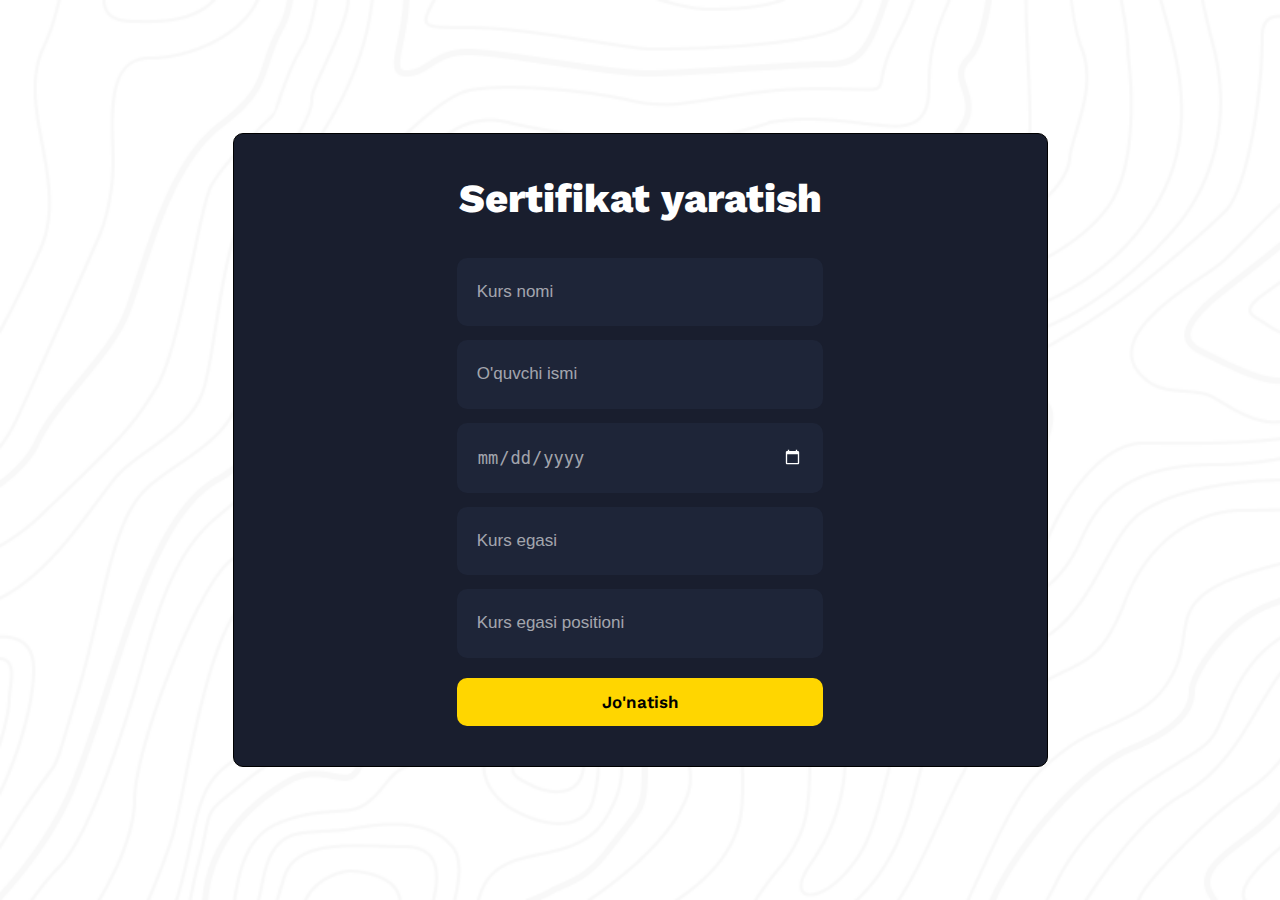
<file: index.html>
<!DOCTYPE html>
<html lang="en">
  <head>
    <meta charset="UTF-8" />
    <meta name="viewport" content="width=device-width, initial-scale=1.0" />
    <title>Certificate form</title>

    <link rel="stylesheet" href="css/form.css" />
    <link rel="stylesheet" href="css/general.css" />
  </head>
  <body>
    <!-- Main content -->
    <main
      class="certificate__main-content main-content"
      id="certificate__main-content"
    >
      <div class="certificate-fillup">
        <div class="certificate-fillup__container container">
          <div class="certificate-fillup__inner">
            <h1 class="certificate-fillup__heading">Sertifikat yaratish</h1>
            <form class="certificate-form form" method="post">
              <!-- Course input -->
              <div class="form__group">
                <label for="course-input" class="form__label visually-hidden">
                  Kurs nomi
                </label>
                <input
                  type="text"
                  name="course"
                  id="course-input"
                  class="form__field"
                  placeholder="Kurs nomi"
                  required
                />
                <div class="form__error visually-hidden">Wrong format</div>
              </div>
              <!-- Student name input -->
              <div class="form__group">
                <label
                  for="student-name-input"
                  class="form__label visually-hidden"
                >
                  O'quvchi ismi
                </label>
                <input
                  type="text"
                  name="student-name"
                  id="student-name-input"
                  class="form__field"
                  placeholder="O'quvchi ismi"
                  required
                />
                <div class="form__error visually-hidden">Wrong format</div>
              </div>

              <!-- Date input -->
              <div class="form__group">
                <label for="date-input" class="form__label visually-hidden">
                  Bitirilgan sana
                </label>
                <input
                  type="date"
                  name="date"
                  id="date-input"
                  class="form__field"
                  placeholder="Bitirilgan sana"
                  required
                />
                <div class="form__error visually-hidden">Wrong format</div>
              </div>
              <!-- Course organizer -->
              <div class="form__group">
                <label
                  for="course-organizer-input"
                  class="form__label visually-hidden"
                >
                  Kurs egasi
                </label>
                <input
                  type="text"
                  name="course-organizer"
                  id="course-organizer-input"
                  class="form__field"
                  placeholder="Kurs egasi"
                  required
                />
                <div class="form__error visually-hidden">Wrong format</div>
              </div>

              <!-- Course organized position -->
              <div class="form__group">
                <label
                  for="organizer-position-input"
                  class="form__label visually-hidden"
                >
                  Kurs egasi positioni
                </label>
                <input
                  type="text"
                  name="organized-position"
                  id="organizer-position-input"
                  class="form__field"
                  placeholder="Kurs egasi positioni"
                  required
                />
                <div class="form__error visually-hidden">Wrong format</div>
              </div>
              <a type="submit" class="form__btn" id="form__btn"> Jo'natish </a>
            </form>
          </div>
        </div>
      </div>
    </main>
    <!-- href="certificate.html" -->

    <script src="js/form.js"></script>
  </body>
</html>
</file>
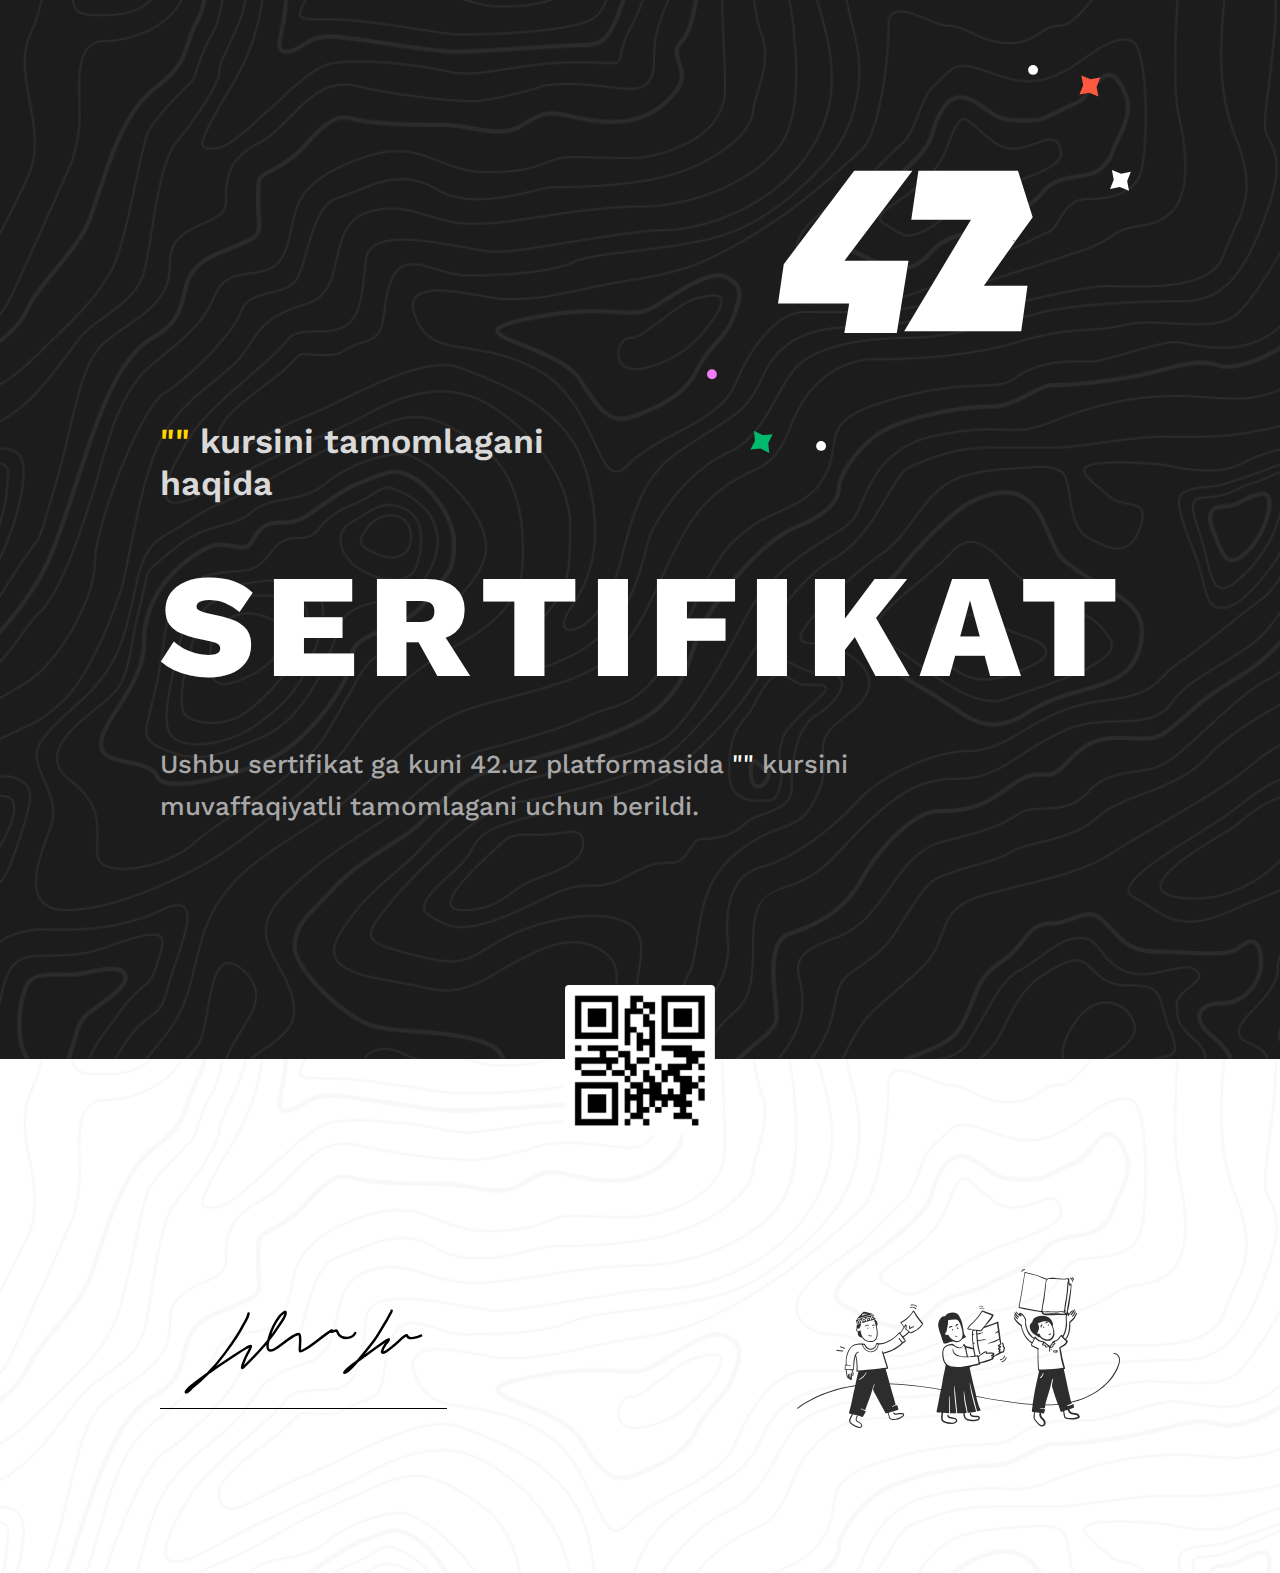
<file: certificate.html>
<!DOCTYPE html>
<html lang="en">
  <head>
    <meta charset="UTF-8" />
    <meta name="viewport" content="width=device-width, initial-scale=1.0" />
    <title>42 certificate</title>

    <link rel="stylesheet" href="css/certificate.css" />
    <link rel="stylesheet" href="css/general.css" />
  </head>
  <body>
    <!-- Header and Hero -->
    <div class="site-header-hero-wrapper site-header-hero-wrapper--qr">
      <header class="site-header">
        <div class="site-header__container container">
          <a
            href="https://www.42.uz/"
            class="site-header__logo logo"
            target="_blank"
          >
            <img
              class="logo__image1 logo-img"
              src="images/logo-4.svg"
              alt="Certificate logo"
              width="135"
              height="164"
            />
            <img
              class="logo__image2 logo-img"
              src="images/logo-2.svg"
              alt="Certificate logo"
              width="130"
              height="162"
            />
          </a>
        </div>
      </header>

      <div class="hero">
        <div class="hero__container container">
          <h6 class="hero__about">
            <span class="colored-text">"</span
            ><span class="colored-text" id="course">Algoritmlar</span
            ><span class="colored-text">"</span> kursini tamomlagani haqida
          </h6>
          <h1 class="hero__title">Sertifikat</h1>
          <h4 class="hero__subtitle" id="student-name">Jasur Hakimov</h4>
          <p class="hero__description">
            Ushbu sertifikat <span id="student-name">Jasur Hakimov</span>ga
            <span class="hero__text" id="completed-date"
              >2024-yil, 25-iyun</span
            >
            kuni 42.uz platformasida
            <span class="hero__text">"</span
            ><span class="hero__text" id="course">Algoritmlar</span
            ><span class="hero__text">"</span> kursini muvaffaqiyatli
            tamomlagani uchun berildi.
          </p>
        </div>
      </div>
    </div>
    <!-- /Header and hero -->

    <!-- Certification section -->
    <section class="certification" id="certification">
      <div class="certification__container container">
        <h2 class="visually-hidden">Sertifat qo'shimcha ma'lumotlari</h2>
        <div class="certification__info">
          <div class="certification__sign">
            <div class="certification__person">
              <p class="certification__name" id="organizer-name">
                Yusuf Abdullaev,
              </p>
              <p class="certification__position" id="organizer-position">
                Co-founder, CEO
              </p>
            </div>
            <img
              class="certification__sign-img sign"
              src="/images/sign.svg"
              alt="The sign of CEO "
              width="288"
              height="100"
            />
          </div>
          <div class="certification__img-wrapper">
            <img
              class="certification__img"
              src="images/certification-image2.svg"
              alt="Educating students"
              width="323"
              height="159"
            />
            <span class="certification__date" id="completed-date"
              >2024-yil, 25-iyun</span
            >
          </div>
        </div>
      </div>
    </section>
    <!-- /Certification section -->

    <script src="js/certificate.js"></script>
  </body>
</html>
</file>
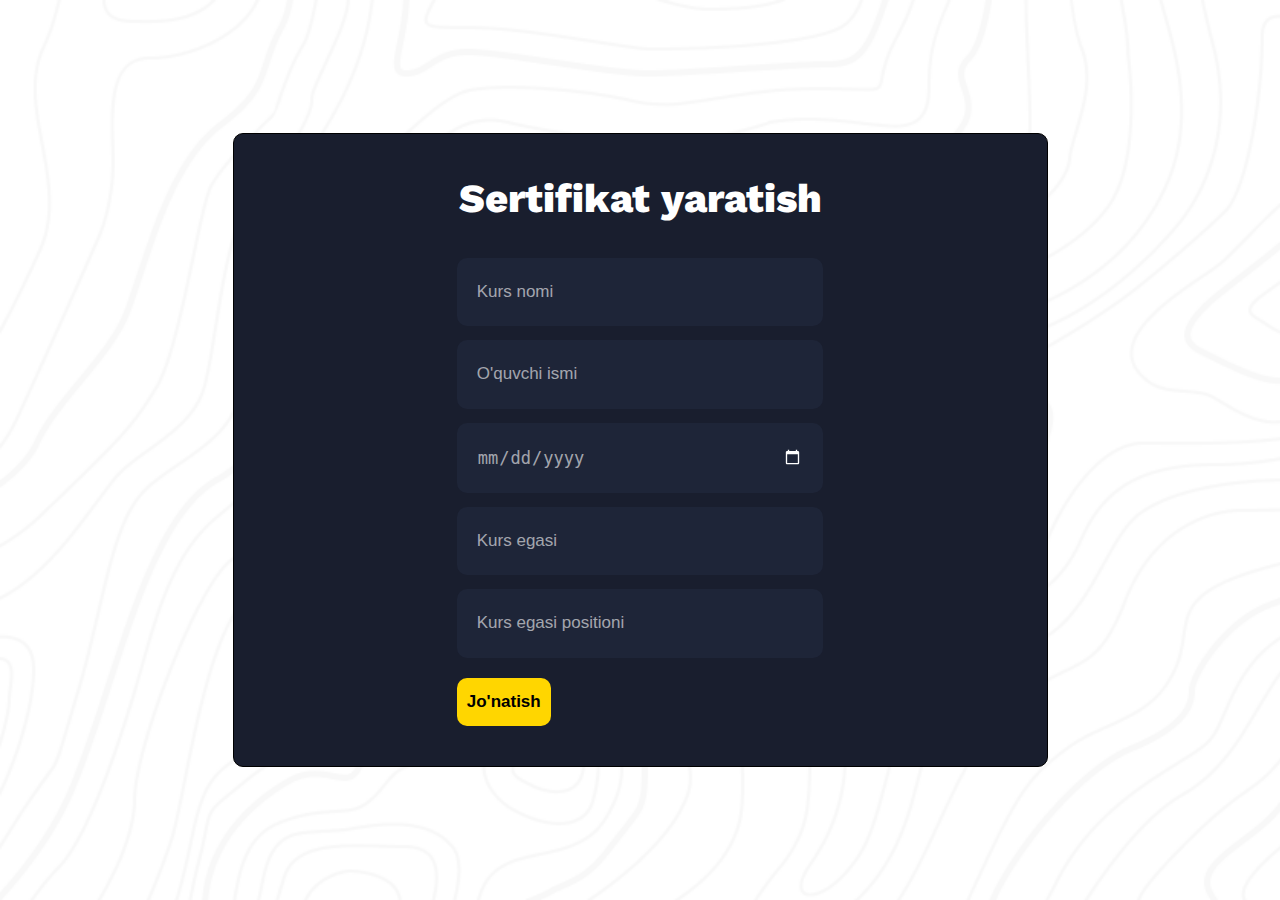
<file: form.html>
<!DOCTYPE html>
<html lang="en">
  <head>
    <meta charset="UTF-8" />
    <meta name="viewport" content="width=device-width, initial-scale=1.0" />
    <title>Certificate form</title>

    <link rel="stylesheet" href="css/form.css" />
    <link rel="stylesheet" href="css/general.css" />
  </head>
  <body>
    <!-- Main content -->
    <main
      class="certificate__main-content main-content"
      id="certificate__main-content"
    >
      <div class="certificate-fillup">
        <div class="certificate-fillup__container container">
          <div class="certificate-fillup__inner">
            <h1 class="certificate-fillup__heading">Sertifikat yaratish</h1>
            <form class="certificate-form form" method="post">
              <!-- Course input -->
              <div class="form__group">
                <label for="course-input" class="form__label visually-hidden">
                  Kurs nomi
                </label>
                <input
                  type="text"
                  name="course"
                  id="course-input"
                  class="form__field"
                  placeholder="Kurs nomi"
                  required
                />
                <div class="form__error visually-hidden">Wrong format</div>
              </div>
              <!-- Student name input -->
              <div class="form__group">
                <label
                  for="student-name-input"
                  class="form__label visually-hidden"
                >
                  O'quvchi ismi
                </label>
                <input
                  type="text"
                  name="student-name"
                  id="student-name-input"
                  class="form__field"
                  placeholder="O'quvchi ismi"
                  required
                />
                <div class="form__error visually-hidden">Wrong format</div>
              </div>

              <!-- Date input -->
              <div class="form__group">
                <label for="date-input" class="form__label visually-hidden">
                  Bitirilgan sana
                </label>
                <input
                  type="date"
                  name="date"
                  id="date-input"
                  class="form__field"
                  placeholder="Bitirilgan sana"
                  required
                />
                <div class="form__error visually-hidden">Wrong format</div>
              </div>
              <!-- Course organizer -->
              <div class="form__group">
                <label
                  for="course-organizer-input"
                  class="form__label visually-hidden"
                >
                  Kurs egasi
                </label>
                <input
                  type="text"
                  name="course-organizer"
                  id="course-organizer-input"
                  class="form__field"
                  placeholder="Kurs egasi"
                  required
                />
                <div class="form__error visually-hidden">Wrong format</div>
              </div>

              <!-- Course organized position -->
              <div class="form__group">
                <label
                  for="organizer-position-input"
                  class="form__label visually-hidden"
                >
                  Kurs egasi positioni
                </label>
                <input
                  type="text"
                  name="organized-position"
                  id="organizer-position-input"
                  class="form__field"
                  placeholder="Kurs egasi positioni"
                  required
                />
                <div class="form__error visually-hidden">Wrong format</div>
              </div>
              <button type="submit" class="form__btn" id="form__btn">
                Jo'natish
              </button>
            </form>
          </div>
        </div>
      </div>
    </main>

    <script src="js/form.js"></script>
  </body>
</html>
</file>
<file: css/form.css>
/* Form styles */
.certificate__main-content {
  background-image: url(../images/certification-bg.png);
  background-repeat: no-repeat;
  background-size: cover;
}

.certificate-fillup {
  display: flex;
  align-items: center;
  height: 100%;
}

.certificate-fillup__inner {
  display: flex;
  flex-direction: column;
  align-items: center;
  padding: 40px;
  margin-right: auto;
  margin-left: auto;
  max-width: 815px;
  border: var(--thin-border) solid black;
  border-radius: var(--bold-border);
  background-color: var(--dark-slate-blue);
}

.certificate-fillup__heading {
  margin-top: 0;
  margin-bottom: 34px;
  color: white;
  font-size: 40px;
  font-weight: 800;
  line-height: 50.2px;
  text-align: center;
}

.certificate-form {
  width: 50%;
}

.form__group {
  margin-bottom: 14px;
}

.form__group:last-of-type {
  margin-bottom: 20px;
}

.form__field {
  width: 100%;
  padding: 20px;
  border: none;
  border-radius: var(--bold-border);
  background-color: var(--light-blue);
  color: var(--light-white);
  font-size: 17px;
  font-weight: 400;
  line-height: 28.31px;
}

.form__field::placeholder {
  color: var(--light-white);
}

.form__btn {
  display: block;
  padding: 10px;
  border: none;
  border-radius: var(--bold-border);
  background-color: var(--yellow-primary);
  color: black;
  cursor: pointer;
  font-size: 17px;
  font-weight: 600;
  line-height: 28.31px;
  text-align: center;
  transition: background-color ease var(--transition-duration);
}

.form__btn:hover {
  opacity: 0.8;
}

.form__btn:active {
  opacity: 0.6;
}

/* Change input date icon default color */
input[type="date"]::-webkit-calendar-picker-indicator {
  cursor: pointer;
  filter: invert(100%);
}

input[type="date"]::-moz-calendar-picker-indicator {
  cursor: pointer;
  filter: invert(100%);
}

/* Media query for phones */
@media only screen and (max-width: 768px) {
  .certificate-fillup__inner {
    padding: 20px;
  }

  .certificate-form {
    width: 80%;
  }
}
</file>
<file: css/general.css>
/* Fonts */
@font-face {
  font-family: "Work Sans";
  src: url("../fonts/WorkSans-Regular.woff2") format("woff2"),
    url("../fonts/WorkSans-Regular.woff") format("woff");
  font-weight: normal;
  font-style: normal;
  font-display: swap;
}

@font-face {
  font-family: "Work Sans";
  src: url("../fonts/WorkSans-Medium.woff2") format("woff2"),
    url("../fonts/WorkSans-Medium.woff") format("woff");
  font-weight: 500;
  font-style: normal;
  font-display: swap;
}

@font-face {
  font-family: "Work Sans";
  src: url("../fonts/WorkSans-SemiBold.woff2") format("woff2"),
    url("../fonts/WorkSans-SemiBold.woff") format("woff");
  font-weight: 600;
  font-style: normal;
  font-display: swap;
}

@font-face {
  font-family: "Work Sans";
  src: url("../fonts/WorkSans-Bold.woff2") format("woff2"),
    url("../fonts/WorkSans-Bold.woff") format("woff");
  font-weight: bold;
  font-style: normal;
  font-display: swap;
}

@font-face {
  font-family: "Work Sans";
  src: url("../fonts/WorkSans-ExtraBold.woff2") format("woff2"),
    url("../fonts/WorkSans-ExtraBold.woff") format("woff");
  font-weight: bold;
  font-style: normal;
  font-display: swap;
}

/* Custom props */
:root {
  /* Colors */
  --yellow-primary: #ffd600;
  --dark-grey: #a8a8a8;
  --light-grey: #d9d9d9;
  --darker-grey: #5c5c5c;
  --dark-slate-blue: #191e2e;
  --light-blue: #1e2538;
  --light-white: rgba(255, 255, 255, 0.6);

  /* Fonts */
  --body-font-family: "Work Sans", "Arial", "sans-serif";

  /* Border measurements */
  --bold-border: 10px;
  --normal-border: 5px;
  --thin-border: 1px;

  /* Transitions */
  --transition-duration: 0.3s;
}

/* Global */
html {
  box-sizing: border-box;
  height: 100%;
  scroll-behavior: smooth;
}

*,
*::before,
*::after {
  box-sizing: border-box;
}

body {
  display: flex;
  flex-direction: column;
  height: 100%;
  padding: 0;
  margin: 0;
  font-family: var(--body-font-family);
  font-size: 16px;
  line-height: 1.5;
  background-color: #fff;
}

img {
  max-width: 100%;
  height: auto;
}

a {
  text-decoration: none;
}

.visually-hidden {
  position: absolute;
  width: 1px;
  height: 1px;
  margin: -1px;
  border: 0;
  padding: 0;
  clip: rect(0 0 0 0);
  overflow: hidden;
}

/* Container */
.container {
  width: 100%;
  max-width: 1060px;
  padding-left: 50px;
  padding-right: 50px;
  margin-left: auto;
  margin-right: auto;
}

/* Main Content */
.main-content {
  flex-grow: 1;
}
</file>
<file: css/certificate.css>
/* Logo */
.logo {
  display: inline-block;
  text-decoration: none;
}

.log-img {
  display: inline-block;
}

/* Site header and hero wrapper qr code */
.site-header-hero-wrapper--qr::after {
  position: absolute;
  z-index: 2;
  top: 93%;
  left: 50%;
  width: 150px;
  height: 150px;
  transform: translateX(-50%);
  background-image: url("../images//qr-code.svg");
  background-size: cover;
  background-repeat: no-repeat;
  content: "";
}

/* Site header and hero wrapper */
.site-header-hero-wrapper {
  position: relative;
  z-index: 1;
  padding-top: 170px;
  padding-bottom: 206px;
  background-image: url(../images/hero-bg.png);
  background-repeat: no-repeat;
  background-size: cover;
}

/* Site header decoration */
.site-header-hero-wrapper::before {
  position: absolute;
  z-index: -1;
  left: 0;
  top: 0;
  width: 100%;
  height: 100%;
  background-image: url(../images/ellipse-white.svg),
    url(../images/star-orange.svg), url(../images/star-white.svg),
    url(../images/ellipse-purple.svg), url(../images/star-green.svg),
    url(../images/ellipse-white.svg);
  background-repeat: no-repeat;
  background-position: top 65px left calc(50% + 393px),
    top 75px left calc(50% + 450px), top 169px left calc(50% + 480px),
    top 369px left calc(50% + 72px), top 430px left calc(50% + 121px),
    top 441px left calc((50% + 181px));
  content: "";
}

/* Site header logo */
.site-header {
  text-align: right;
  margin-bottom: 60px;
}

.site-header__logo {
  position: relative;
  right: 207px;
  z-index: 2;
}

.logo__image1 {
  width: 135px;
  height: 164px;
}

.logo__image2 {
  position: absolute;
  right: -120px;
  width: 130px;
  height: 162px;
}

/* HERO */
.hero__about {
  max-width: 384px;
  color: var(--light-grey);
  margin-bottom: 36px;
  font-size: 34px;
  font-weight: 600;
  line-height: 42px;
}

.colored-text {
  color: var(--yellow-primary);
  text-transform: capitalize;
}

.hero__title {
  margin-top: 0;
  margin-bottom: 30px;
  color: white;
  font-size: 147.23px;
  font-weight: 800;
  line-height: 172.7px;
  letter-spacing: 0.07em;
  text-transform: uppercase;
}

.hero__subtitle {
  margin-top: 0;
  margin-bottom: 24px;
  color: white;
  font-size: 56px;
  font-weight: 700;
  line-height: 65.69px;
  text-transform: capitalize;
}

.hero__description {
  max-width: 793px;
  color: var(--dark-grey);
  font-size: 26px;
  font-weight: 500;
  line-height: 42px;
}
.hero__text {
  color: white;
  text-transform: capitalize;
}

.hero__text:nth-last-of-type(4) {
  text-transform: none;
}

.certification {
  padding-top: 250px;
  padding-bottom: 85px;
  background-image: url(../images/certification-bg.png);
  background-size: cover;
  background-repeat: no-repeat;
}

.certification__info {
  display: flex;
  justify-content: space-between;
}

.certification__sign {
  display: flex;
  flex-direction: column;
}

.certification__person {
  font-size: 24px;
  font-weight: 400;
  line-height: 35px;
}
.certification__name {
  margin-bottom: 0;
  font-weight: 500;
  text-transform: capitalize;
}
.certification__position {
  margin-top: 0;
  margin-bottom: 0;
  text-transform: capitalize;
}

.certification__sign-img {
  order: -1;
  padding-bottom: 14px;
  margin-bottom: 11px;
  border-bottom: 0.38px solid #000000;
}
.sign {
  display: block;
  width: 287px;
  height: 100px;
}

.certification__img-wrapper {
  display: flex;
  flex-direction: column;
  margin-top: -40px;
}

.certification__img {
  display: block;
  margin-bottom: 60px;
  width: 323px;
  height: 159px;
}

.certification__date {
  color: var(--darker-grey);
  font-size: 24px;
  font-weight: 500;
  line-height: 35px;
  text-align: right;
}

/* Media queries for tablets and phones */
@media only screen and (max-width: 1024px) {
  .site-header-hero-wrapper::before {
    background-position: top 65px right 130px, top 90px right 80px,
      top 169px right 60px, top 369px right 440px, top 430px right 370px,
      top 441px right 320px;
  }

  .hero__title {
    font-size: 100px;
  }
}

@media only screen and (max-width: 700px) {
  .hero__title {
    font-size: 70px;
  }

  .site-header-hero-wrapper::before {
    background-position: top 170px right 60px, top 225px right 50px,
      top 320px right 60px, top 170px left 60px, top 225px left 50px,
      top 320px left 60px;
  }
}

@media only screen and (max-width: 530px) {
  .site-header {
    text-align: center;
  }

  .site-header__logo {
    right: 75px;
  }

  .logo__image1 {
    width: 100px;
    height: 132px;
  }

  .logo__image2 {
    right: -90px;
    width: 95px;
    height: 130px;
  }

  .hero__title {
    font-size: 50px;
  }

  .certification__info {
    flex-direction: column;
    gap: 40px;
  }

  .certification__img-wrapper {
    margin-top: 0;
    align-items: start;
  }
}
</file>
